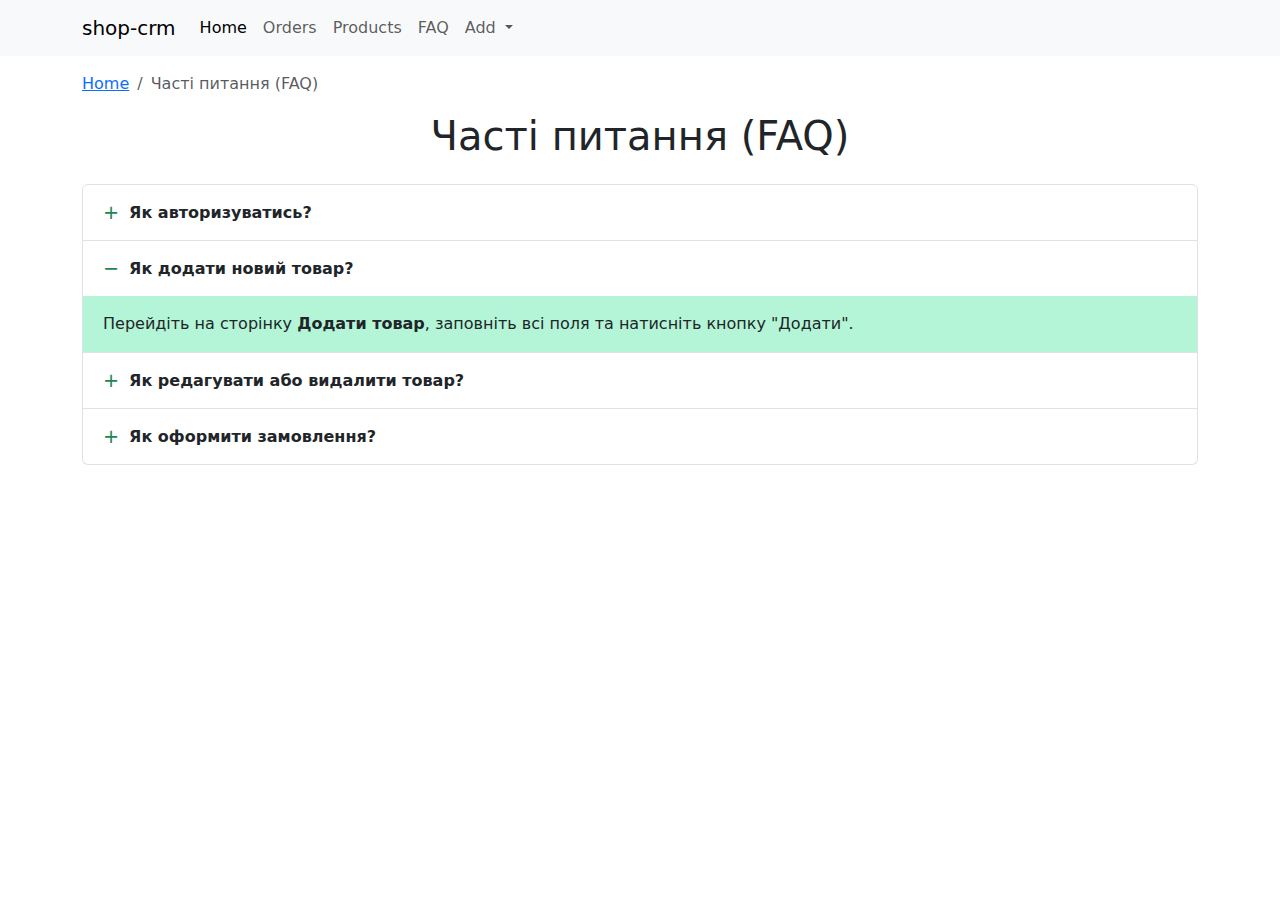
<file: faq.html>
<!DOCTYPE html>
<html lang="uk">

<head>
    <meta charset="UTF-8">
    <meta name="viewport" content="width=device-width, initial-scale=1">
    <title>Часті питання (FAQ)</title>
    <link href="libs/bootstrap/bootstrap.min.css" rel="stylesheet">
    <link rel="stylesheet" href="./css/style.css">
</head>

<body data-page="faq">

    <nav class="navbar navbar-expand-lg bg-body-tertiary">
        <div class="container">
            <a class="navbar-brand" href="index.html">shop-crm</a>
            <button class="navbar-toggler" type="button" data-bs-toggle="collapse" data-bs-target="#navbarMobile"
                aria-controls="navbarMobile" aria-expanded="false" aria-label="Toggle navigation">
                <span class="navbar-toggler-icon"></span>
            </button>
            <div class="collapse navbar-collapse" id="navbarMobile">
                <div class="navbar-nav">
                    <a class="nav-link active" aria-current="page" href="/">Home</a>
                    <a class="nav-link" href="orders.html">Orders</a>
                    <a class="nav-link" href="products.html">Products</a>
                    <a class="nav-link" href="faq.html">FAQ</a>
                    <li class="nav-item dropdown">
                        <a class="nav-link dropdown-toggle" href="#" role="button" data-bs-toggle="dropdown"
                            aria-expanded="false">
                            Add
                        </a>
                        <ul class="dropdown-menu">
                            <li><a class="dropdown-item" href="product-add.html">Add product</a></li>
                            <li><a class="dropdown-item" href="orders.html">Add order</a></li>
                        </ul>
                    </li>
                </div>
            </div>
        </div>
    </nav>

    <div class="container">

        <nav aria-label="breadcrumb">
            <ol class="breadcrumb mt-3">
                <li class="breadcrumb-item"><a href="index.html">Home</a></li>
                <li class="breadcrumb-item active" aria-current="page">Часті питання (FAQ)</li>
            </ol>
        </nav>

        <h1 class="mb-4 text-center">Часті питання (FAQ)</h1>

        <div class="accordion" id="faqAccordion">

            <div class="accordion-item">
                <h2 class="accordion-header" id="headingOne">
                    <button class="accordion-button collapsed" type="button" data-bs-toggle="collapse"
                        data-bs-target="#collapseOne">
                        <strong>Як авторизуватись?</strong>
                    </button>
                </h2>
                <div id="collapseOne" class="accordion-collapse collapse" data-bs-parent="#faqAccordion">
                    <div class="accordion-body">
                        Введіть свою поштову адресу <strong>(E-mail)</strong>, яку ви використовували при реєстрації, а
                        також пароль до неї.
                    </div>
                </div>
            </div>

            <div class="accordion-item">
                <h2 class="accordion-header" id="headingTwo">
                    <button class="accordion-button" type="button" data-bs-toggle="collapse"
                        data-bs-target="#collapseTwo">
                        <strong>Як додати новий товар?</strong>
                    </button>
                </h2>
                <div id="collapseTwo" class="accordion-collapse collapse show" data-bs-parent="#faqAccordion">
                    <div class="accordion-body">
                        Перейдіть на сторінку <strong>Додати товар</strong>, заповніть всі поля та натисніть кнопку
                        "Додати".
                    </div>
                </div>
            </div>

            <div class="accordion-item">
                <h2 class="accordion-header" id="headingThree">
                    <button class="accordion-button collapsed" type="button" data-bs-toggle="collapse"
                        data-bs-target="#collapseThree">
                        <strong>Як редагувати або видалити товар?</strong>
                    </button>
                </h2>
                <div id="collapseThree" class="accordion-collapse collapse" data-bs-parent="#faqAccordion">
                    <div class="accordion-body">
                        На сторінці <strong>Список товарів</strong> натисніть кнопку з трьома крапками та оберіть "Edit"
                        або "Delete".
                    </div>
                </div>
            </div>

            <div class="accordion-item">
                <h2 class="accordion-header" id="headingFour">
                    <button class="accordion-button collapsed" type="button" data-bs-toggle="collapse"
                        data-bs-target="#collapseFour">
                        <strong>Як оформити замовлення?</strong>
                    </button>
                </h2>
                <div id="collapseFour" class="accordion-collapse collapse" data-bs-parent="#faqAccordion">
                    <div class="accordion-body">
                        Перейдіть на сторінку <strong>Замовлення</strong>, заповніть дані клієнта та список товарів,
                        потім натисніть "Надіслати".
                    </div>
                </div>
            </div>

        </div>
    </div>

    <script src="libs/bootstrap/bootstrap.bundle.min.js"></script>
</body>

</html>
</file>
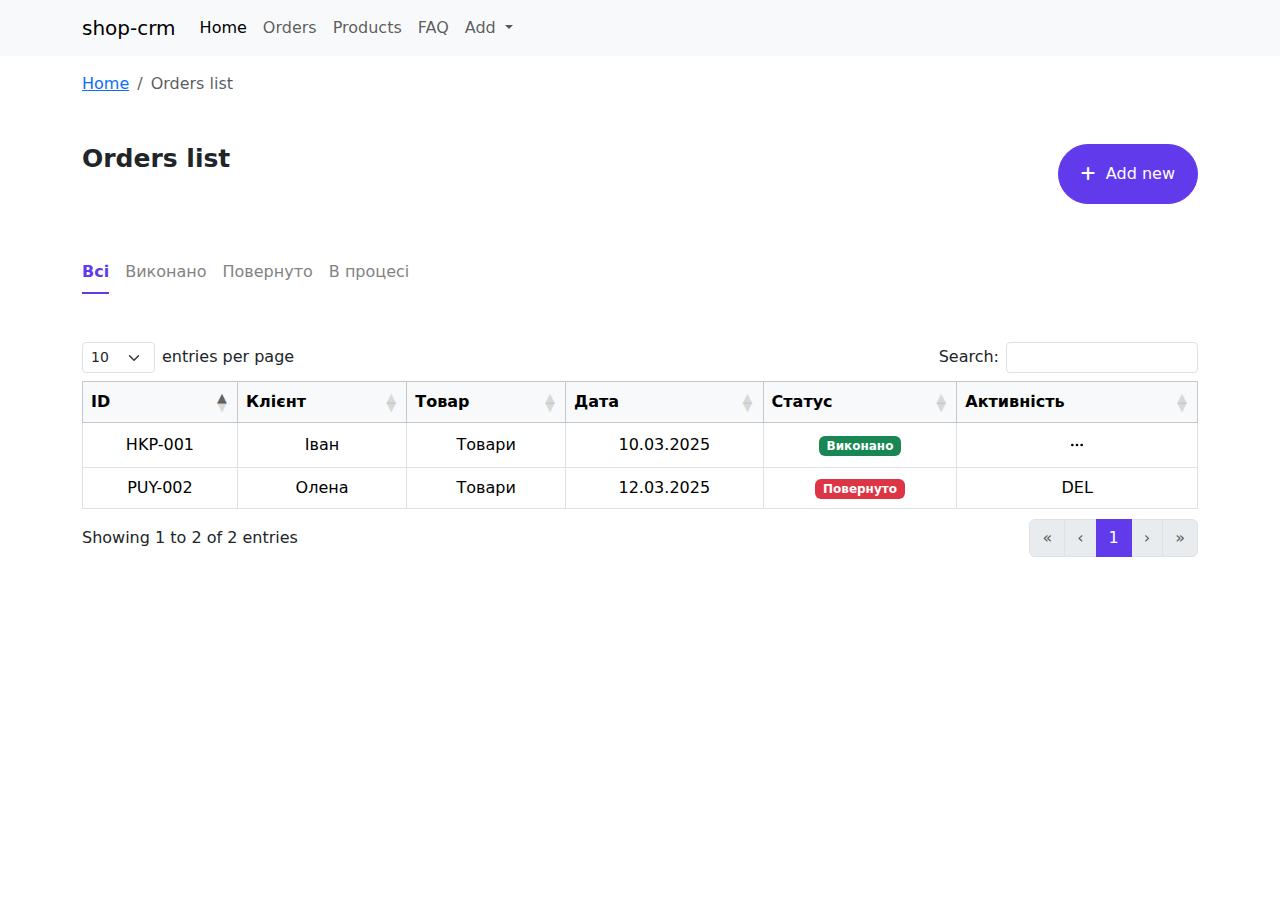
<file: orders.html>
<!DOCTYPE html>
<html lang="en">

<head>
    <meta charset="UTF-8">
    <meta name="viewport" content="width=device-width, initial-scale=1.0">
    <title>Сторінка замовлення</title>

    <link href="./libs/bootstrap/bootstrap.min.css" rel="stylesheet">
    <link rel="stylesheet" href="https://cdnjs.cloudflare.com/ajax/libs/font-awesome/6.5.0/css/all.min.css">
    <link rel="stylesheet" href="./libs/datatables/datatables.min.css">
    <link rel="stylesheet" href="./css/style.css">
</head>

<body data-page="orders">

    <nav class="navbar navbar-expand-lg bg-body-tertiary">
        <div class="container">
            <a class="navbar-brand" href="index.html">shop-crm</a>
            <button class="navbar-toggler" type="button" data-bs-toggle="collapse" data-bs-target="#navbarMobile"
                aria-controls="navbarMobile" aria-expanded="false" aria-label="Toggle navigation">
                <span class="navbar-toggler-icon"></span>
            </button>
            <div class="collapse navbar-collapse" id="navbarMobile">
                <div class="navbar-nav">
                    <a class="nav-link active" aria-current="page" href="/">Home</a>
                    <a class="nav-link" href="orders.html">Orders</a>
                    <a class="nav-link" href="products.html">Products</a>
                    <a class="nav-link" href="faq.html">FAQ</a>

                    <li class="nav-item dropdown">
                        <a class="nav-link dropdown-toggle" href="#" role="button" data-bs-toggle="dropdown"
                            aria-expanded="false">
                            Add
                        </a>
                        <ul class="dropdown-menu">
                            <li><a class="dropdown-item" href="product-add.html">Add product</a></li>
                            <li><a class="dropdown-item" href="orders.html">Add order</a></li>
                        </ul>
                    </li>
                </div>
            </div>
        </div>
    </nav>

    <div class="page-order">
        <div class="container">

            <nav aria-label="breadcrumb">
                <ol class="breadcrumb mt-3">
                    <li class="breadcrumb-item"><a href="index.html">Home</a></li>
                    <li class="breadcrumb-item active" aria-current="page">Orders list</li>
                </ol>
            </nav>

            <div class="page-header my-5 d-flex justify-content-between">
                <h1 class="title">Orders list</h1>

                <a href="#" class="btn rounded-pill btn-primary btn-custom-lg btn-add-order" data-bs-toggle="modal"
                    data-bs-target="#modalAddOrder">
                    <i class="fa-solid fa-plus"></i>
                    Add new
                </a>
            </div>

            <ul class="nav nav-underline nav-status">
                <li class="nav-item">
                    <a class="nav-link active" aria-current="page" href="#">Всі</a>
                </li>
                <li class="nav-item">
                    <a class="nav-link" href="#">Виконано</a>
                </li>
                <li class="nav-item">
                    <a class="nav-link" href="#">Повернуто</a>
                </li>
                <li class="nav-item">
                    <a class="nav-link" href="#">В процесі</a>
                </li>
            </ul>

            <!-- Таблиця замовлень -->
            <div class="mt-5">
                <table class="table table-bordered align-middle text-center table-hover table-data">
                    <thead class="table-light">
                        <tr>
                            <th>ID</th>
                            <th>Клієнт</th>
                            <th>Товар</th>
                            <th>Дата</th>
                            <th>Статус</th>
                            <th>Активність</th>
                        </tr>
                    </thead>
                    <tbody>
                        <tr>
                            <td>HKP-001</td>
                            <td><span data-bs-toggle="tooltip" data-bs-title="Мирон Іван Васильйович">Іван</span></td>
                            <td>Товари</td>
                            <td>10.03.2025</td>
                            <td><span class="badge bg-success">Виконано</span></td>
                            <td>
                                <div class="dropdown">
                                    <button class="btn btn-light btn-none-bg" data-bs-toggle="dropdown">
                                        <svg>
                                            <use href="#icon-dot"></use>
                                        </svg>
                                    </button>
                                    <ul class="dropdown-menu dropdown-menu-lg-end">
                                        <li><a class="dropdown-item" href="#">Edit</a></li>
                                        <li><a class="dropdown-item" href="#">Export</a></li>
                                        <li class="dropdown-divider"></li>
                                        <li><a class="dropdown-item text-danger " href="#">Delete</a></li>
                                    </ul>
                                </div>
                            </td>
                        </tr>
                        <tr>
                            <td>PUY-002</td>
                            <td><span data-bs-toggle="tooltip" data-bs-title="Мироненко Олена Василівна">Олена</span>
                            </td>
                            <td>
                                <span data-bs-html="true" data-bs-toggle="tooltip"
                                    data-bs-title="<ul class='list-unstyled'><li>Iphone 13</li><li>Iphone 10</li></ul>">Товари</span>

                            </td>
                            <td>12.03.2025</td>
                            <td><span class="badge bg-danger">Повернуто</span></td>
                            <td>DEL</td>
                        </tr>

                    </tbody>
                </table>
            </div>


        </div>
    </div>



    <!-- Modal -->
    <div class="modal fade" id="modalAddOrder" tabindex="-1">
        <div class="modal-dialog">
            <div class="modal-content">
                <div class="modal-header">
                    <h1 class="modal-title fs-5" id="exampleModalLabel">Add new order</h1>
                    <button type="button" class="btn-close" data-bs-dismiss="modal" aria-label="Close"></button>
                </div>
                <div class="modal-body">
                    <form id="orderForm" action="https://lessons.inderio.com/sendForm.php" class="mx-auto form-order">
                        <div class="mb-3">
                            <label class="form-label">ПІБ клієнта</label>
                            <input type="text" class="form-control" id="name" name="name" placeholder="ПІБ">
                        </div>

                        <div class="mb-3">
                            <label class="form-label">Адреса доставки (Нова пошта, Укр пошта)</label>
                            <input type="text" class="form-control" id="address" name="address" placeholder="Адреса">
                        </div>

                        <div class="mb-3">
                            <label class="form-label">Товари для замовлення</label>
                            <textarea class="form-control" id="product" name="product"></textarea>
                        </div>

                        <button class="w-100 btn btn-primary btn-lg" type="submit">Додати</button>
                    </form>

                </div>
            </div>
        </div>
    </div>



    <svg xmlns="http://www.w3.org/2000/svg" style="display: none;">
        <symbol id="icon-dot" viewBox="0 0 24 24" fill="none" stroke="currentColor" stroke-width="2"
            stroke-linecap="round" stroke-linejoin="round">
            <circle cx="12" cy="12" r="1"></circle>
            <circle cx="19" cy="12" r="1"></circle>
            <circle cx="5" cy="12" r="1"></circle>
        </symbol>
    </svg>

    <script src="./libs/just-validate/just-validate.production.min.js"></script>
    <script src="./libs/jquery/jquery-3.7.1.min.js"></script>
    <script src="./libs/bootstrap/bootstrap.bundle.min.js"></script>
    <script src="./libs/datatables/datatables.min.js"></script>
    <script type="module" src="./js/script.js"></script>
</body>

</html>
</file>
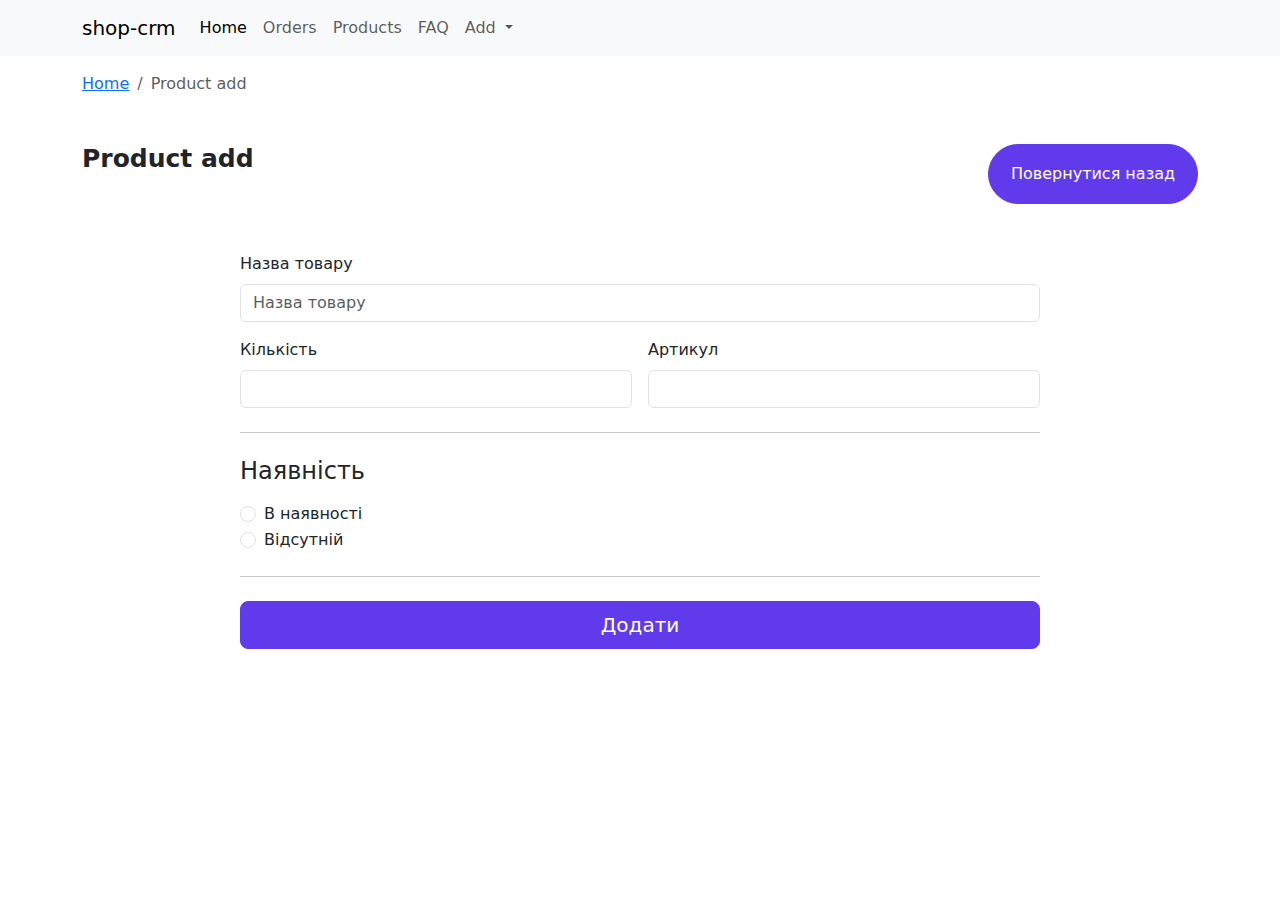
<file: product-add.html>
<!DOCTYPE html>
<html lang="en">

<head>
    <meta charset="UTF-8">
    <meta name="viewport" content="width=device-width, initial-scale=1.0">
    <title>Сторінка товарів</title>

    <link href="./libs/bootstrap/bootstrap.min.css" rel="stylesheet">
    <link rel="stylesheet" href="https://cdnjs.cloudflare.com/ajax/libs/font-awesome/6.5.0/css/all.min.css">
    <link rel="stylesheet" href="./libs/datatables/datatables.min.css">
    <link rel="stylesheet" href="./css/style.css">
</head>

<body data-page="productAdd">
    <nav class="navbar navbar-expand-lg bg-body-tertiary">
        <div class="container">
            <a class="navbar-brand" href="index.html">shop-crm</a>
            <button class="navbar-toggler" type="button" data-bs-toggle="collapse" data-bs-target="#navbarMobile"
                aria-controls="navbarMobile" aria-expanded="false" aria-label="Toggle navigation">
                <span class="navbar-toggler-icon"></span>
            </button>
            <div class="collapse navbar-collapse" id="navbarMobile">
                <div class="navbar-nav">
                    <a class="nav-link active" aria-current="page" href="/">Home</a>
                    <a class="nav-link" href="orders.html">Orders</a>
                    <a class="nav-link" href="products.html">Products</a>
                    <a class="nav-link" href="faq.html">FAQ</a>

                    <li class="nav-item dropdown">
                        <a class="nav-link dropdown-toggle" href="#" role="button" data-bs-toggle="dropdown"
                            aria-expanded="false">
                            Add
                        </a>
                        <ul class="dropdown-menu">
                            <li><a class="dropdown-item" href="product-add.html">Add product</a></li>
                            <li><a class="dropdown-item" href="orders.html">Add order</a></li>
                        </ul>
                    </li>
                </div>
            </div>
        </div>
    </nav>

    <div class="page-order">
        <div class="container">

            <nav aria-label="breadcrumb">
                <ol class="breadcrumb mt-3">
                    <li class="breadcrumb-item"><a href="index.html">Home</a></li>
                    <li class="breadcrumb-item active" aria-current="page">Product add</li>
                </ol>
            </nav>

            <div class="page-header my-5 d-flex justify-content-between">
                <h1 class="title">Product add</h1>

                <a href="products.html" class="btn rounded-pill btn-primary btn-custom-lg btn-add-order">
                    Повернутися назад
                </a>
            </div>





            <form id="formAddProduct" class="mx-auto formAddProduct" style="max-width: 800px;">
                <div class="row g-3">
                    <div class="col-12">
                        <label for="title" class="form-label">Назва товару</label>
                        <input type="text" class="form-control" name="title" id="title" placeholder="Назва товару">
                    </div>

                    <div class="col-sm-6">
                        <label for="amount" class="form-label">Кількість</label>
                        <input type="text" class="form-control" name="amount" id="amount" placeholder="" value="">
                    </div>

                    <div class="col-sm-6">
                        <label for="article" class="form-label">Артикул</label>
                        <input type="text" class="form-control" name="article" id="article" placeholder="" value="">
                    </div>
                </div>

                <hr class="my-4">
                <h4 class="mb-3">Наявність</h4>

                <div class="my-3">
                    <div class="form-check">
                        <input id="credit" name="available" value="yes" type="radio" class="form-check-input"
                            required="">
                        <label class="form-check-label" for="credit">В наявності</label>
                    </div>
                    <div class="form-check">
                        <input id="debit" name="available" value="no" type="radio" class="form-check-input">
                        <label class="form-check-label" for="debit">Відсутній</label>
                    </div>
                </div>

                <hr class="my-4">
                <button class="w-100 btn btn-primary btn-lg" type="submit">Додати</button>
            </form>






            <svg xmlns="http://www.w3.org/2000/svg" style="display: none;">
                <symbol id="icon-dot" viewBox="0 0 24 24" fill="none" stroke="currentColor" stroke-width="2"
                    stroke-linecap="round" stroke-linejoin="round">
                    <circle cx="12" cy="12" r="1"></circle>
                    <circle cx="19" cy="12" r="1"></circle>
                    <circle cx="5" cy="12" r="1"></circle>
                </symbol>
            </svg>


            <script src="./libs/just-validate/just-validate.production.min.js"></script>
            <script src="./libs/jquery/jquery-3.7.1.min.js"></script>
            <script src="./libs/bootstrap/bootstrap.bundle.min.js"></script>
            <script src="./libs/datatables/datatables.min.js"></script>
            <script type="module" src="./js/script.js"></script>



        </div>
    </div>


</body>

</html>
</file>
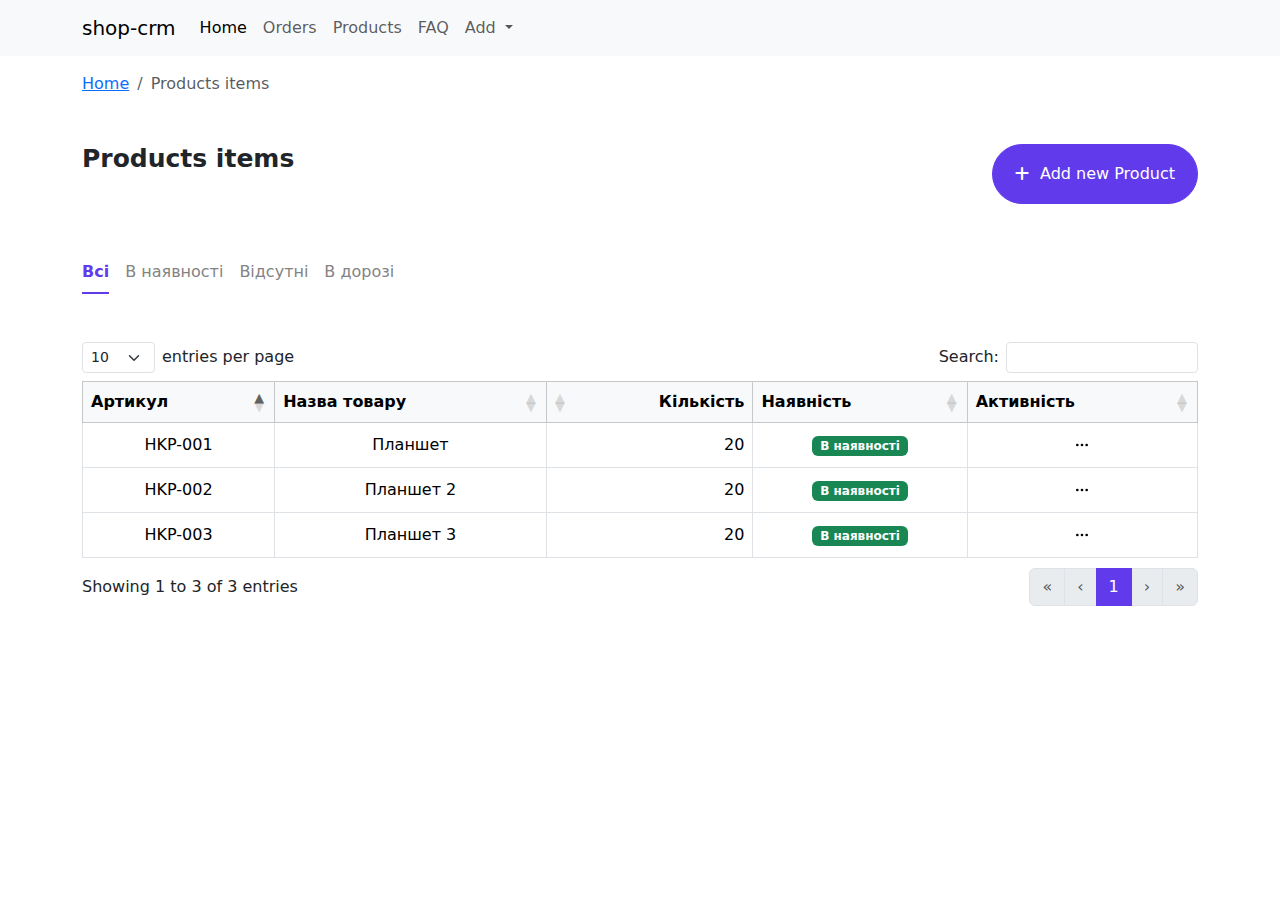
<file: products.html>
<!DOCTYPE html>
<html lang="en">

<head>
    <meta charset="UTF-8">
    <meta name="viewport" content="width=device-width, initial-scale=1.0">
    <title>Сторінка товарів</title>

    <link href="./libs/bootstrap/bootstrap.min.css" rel="stylesheet">
    <link rel="stylesheet" href="https://cdnjs.cloudflare.com/ajax/libs/font-awesome/6.5.0/css/all.min.css">
    <link rel="stylesheet" href="./libs/datatables/datatables.min.css">
    <link rel="stylesheet" href="./css/style.css">
</head>

<body data-page="products">
    <nav class="navbar navbar-expand-lg bg-body-tertiary">
        <div class="container">
            <a class="navbar-brand" href="index.html">shop-crm</a>
            <button class="navbar-toggler" type="button" data-bs-toggle="collapse" data-bs-target="#navbarMobile"
                aria-controls="navbarMobile" aria-expanded="false" aria-label="Toggle navigation">
                <span class="navbar-toggler-icon"></span>
            </button>
            <div class="collapse navbar-collapse" id="navbarMobile">
                <div class="navbar-nav">
                    <a class="nav-link active" aria-current="page" href="/">Home</a>
                    <a class="nav-link" href="orders.html">Orders</a>
                    <a class="nav-link" href="products.html">Products</a>
                    <a class="nav-link" href="faq.html">FAQ</a>

                    <li class="nav-item dropdown">
                        <a class="nav-link dropdown-toggle" href="#" role="button" data-bs-toggle="dropdown"
                            aria-expanded="false">
                            Add
                        </a>
                        <ul class="dropdown-menu">
                            <li><a class="dropdown-item" href="product-add.html">Add product</a></li>
                            <li><a class="dropdown-item" href="orders.html">Add order</a></li>
                        </ul>
                    </li>
                </div>
            </div>
        </div>
    </nav>

    <div class="page-order">
        <div class="container">

            <nav aria-label="breadcrumb">
                <ol class="breadcrumb mt-3">
                    <li class="breadcrumb-item"><a href="index.html">Home</a></li>
                    <li class="breadcrumb-item active" aria-current="page">Products items</li>
                </ol>
            </nav>

            <div class="page-header my-5 d-flex justify-content-between">
                <h1 class="title">Products items</h1>

                <a href="product-add.html" class="btn rounded-pill btn-primary btn-custom-lg btn-add-order">
                    <i class="fa-solid fa-plus"></i>
                    Add new Product
                </a>
            </div>

            <ul class="nav nav-underline nav-status">
                <li class="nav-product">
                    <a class="nav-link active" aria-current="page" href="#">Всі</a>
                </li>
                <li class="nav-product">
                    <a class="nav-link" href="#">В наявності</a>
                </li>
                <li class="nav-product">
                    <a class="nav-link" href="#">Відсутні</a>
                </li>
                <li class="nav-product">
                    <a class="nav-link" href="#">В дорозі</a>
                </li>
            </ul>


            <!-- Таблиця замовлень -->
            <div class="mt-5">
                <table class="table table-bordered align-middle text-center table-hover table-data" id="product-table">
                    <thead class="table-light">
                        <tr>
                            <th>Артикул</th>
                            <th>Назва товару</th>
                            <th>Кількість</th>
                            <th>Наявність</th>
                            <th>Активність</th>
                        </tr>
                    </thead>
                    <tbody>
                        <tr>
                            <td>HKP-001</td>
                            <td>Планшет</td>
                            <td>20</td>
                            <td><span class="badge bg-success">В наявності</span></td>
                            <td>
                                <div class="dropdown">
                                    <button class="btn btn-light btn-none-bg" data-bs-toggle="dropdown">
                                        <svg>
                                            <use href="#icon-dot"></use>
                                        </svg>
                                    </button>
                                    <ul class="dropdown-menu dropdown-menu-lg-end">
                                        <li><a class="dropdown-item" href="#">Edit</a></li>
                                        <li class="dropdown-divider"></li>
                                        <li><a class="dropdown-item text-danger " href="#">Delete</a></li>
                                    </ul>
                                </div>
                            </td>
                        </tr>
                        <tr>
                            <td>HKP-003</td>
                            <td>Планшет 3</td>
                            <td>20</td>
                            <td><span class="badge bg-success">В наявності</span></td>
                            <td>
                                <div class="dropdown">
                                    <button class="btn btn-light btn-none-bg" data-bs-toggle="dropdown">
                                        <svg>
                                            <use href="#icon-dot"></use>
                                        </svg>
                                    </button>
                                    <ul class="dropdown-menu dropdown-menu-lg-end">
                                        <li><a class="dropdown-item" href="#">Edit</a></li>
                                        <li class="dropdown-divider"></li>
                                        <li><a class="dropdown-item text-danger " href="#">Delete</a></li>
                                    </ul>
                                </div>
                            </td>
                        </tr>
                        <tr>
                            <td>HKP-002</td>
                            <td>Планшет 2</td>
                            <td>20</td>
                            <td><span class="badge bg-success">В наявності</span></td>
                            <td>
                                <div class="dropdown">
                                    <button class="btn btn-light btn-none-bg" data-bs-toggle="dropdown">
                                        <svg>
                                            <use href="#icon-dot"></use>
                                        </svg>
                                    </button>
                                    <ul class="dropdown-menu dropdown-menu-lg-end">
                                        <li><a class="dropdown-item" href="#">Edit</a></li>
                                        <li class="dropdown-divider"></li>
                                        <li><a class="dropdown-item text-danger " href="#">Delete</a></li>
                                    </ul>
                                </div>
                            </td>
                        </tr>

                    </tbody>
                </table>
            </div>



            <svg xmlns="http://www.w3.org/2000/svg" style="display: none;">
                <symbol id="icon-dot" viewBox="0 0 24 24" fill="none" stroke="currentColor" stroke-width="2"
                    stroke-linecap="round" stroke-linejoin="round">
                    <circle cx="12" cy="12" r="1"></circle>
                    <circle cx="19" cy="12" r="1"></circle>
                    <circle cx="5" cy="12" r="1"></circle>
                </symbol>
            </svg>

            <script src="./libs/jquery/jquery-3.7.1.min.js"></script>
            <script src="./libs/bootstrap/bootstrap.bundle.min.js"></script>
            <script src="./libs/datatables/datatables.min.js"></script>
            <script type="module" src="./js/script.js"></script>



        </div>
    </div>


</body>

</html>
</file>
<file: css/style.css>
@import url('./page-order.css');

:root {
    --color-primary: #613aeb;
}

svg {
    width: 1em;
    height: 1em;
    display: block;
}

.form-login {
    max-width: 300px;
}

.form-login .btn-submit {
    min-width: 100px;
}

.btn-primary {
    --bs-btn-bg: var(--color-primary);
    --bs-btn-border-color: var(--color-primary);
    --bs-btn-hover-color: #fff;
    --bs-btn-hover-bg: #000;
    --bs-btn-hover-border-color: #000;
}

.btn-custom-lg {
    --bs-btn-padding-x: 22px;
    min-height: 60px;
    display: flex;
    justify-content: center;
    align-items: center;
    gap: 10px;
}

.nav-status .nav-link {
    --bs-nav-link-color: rgb(131, 131, 131);
    --bs-nav-link-hover-color: var(--color-primary);
    --bs-nav-underline-link-active-color: var(--bs-nav-link-hover-color);
}

.pagination {
    --bs-pagination-active-bg: var(--color-primary);
    --bs-pagination-active-border-color: var(--color-primary);
}

.btn-none-bg {
    --bs-btn-bg: none;
    --bs-btn-border-color: none;
    --bs-btn-hover-color: #ffffff;
    --bs-btn-hover-bg: var(--color-primary);
    --bs-btn-hover-border-color: var(--color-primary);
}


/* Показ фото */
.avatar-upload {
    position: relative;
    max-width: 205px;
    margin: 0 auto;
}

.avatar-upload .avatar-edit {
    position: absolute;
    right: 12px;
    z-index: 1;
    top: 10px;
}

.avatar-upload .avatar-edit input {
    display: none;
}

.avatar-upload .avatar-edit input+label {
    display: inline-flex;
    justify-content: center;
    align-items: center;
    width: 34px;
    height: 34px;
    margin-bottom: 0;
    border-radius: 100%;
    background: #FFFFFF;
    border: 1px solid transparent;
    box-shadow: 0px 2px 4px 0px rgba(0, 0, 0, 0.12);
    cursor: pointer;
    font-weight: normal;
    transition: all 0.2s ease-in-out;
    font-size: 14px;
}

.avatar-upload .avatar-edit .feather {
    width: 1em;
    height: 1em;
}

.avatar-upload .avatar-edit input+label:hover {
    background: #f1f1f1;
    border-color: #d6d6d6;
}

.avatar-upload .avatar-preview {
    width: 192px;
    height: 192px;
    position: relative;
    border-radius: 100%;
    border: 6px solid #F8F8F8;
    box-shadow: 0px 2px 4px 0px rgba(0, 0, 0, 0.1);
}

.avatar-upload .avatar-preview>div {
    width: 100%;
    height: 100%;
    border-radius: 100%;
    background-size: cover;
    background-repeat: no-repeat;
    background-position: center;
}


/* Прибрати фон, рамку та підсвічування */
.accordion-button {
    background-color: transparent;
    border: none;
    box-shadow: none;
}

/* При відкритому стані — також нічого */
.accordion-button:not(.collapsed) {
    background-color: transparent;
    color: inherit;
    box-shadow: none;
}

/* При фокусі (клік або Tab) — теж нічого */
.accordion-button:focus {
    box-shadow: none;
    border: none;
}

/* Зелений фон для активної відповіді */
.accordion-collapse.show .accordion-body {
    background-color: #b3f5d6;
    /* світло-зелений */
}

/* Приховати стандартну стрілку Bootstrap */
.accordion-button::after {
    display: none;
}

/* Додаємо свій плюс */
.accordion-button::before {
    content: '+';
    font-size: 1.2rem;
    color: #198754;
    /* або інший колір */
    margin-right: 10px;
    transition: transform 0.2s ease;
}

/* Коли відкрито — мінус */
.accordion-button:not(.collapsed)::before {
    content: '−';
    /* мінус */
}
</file>
